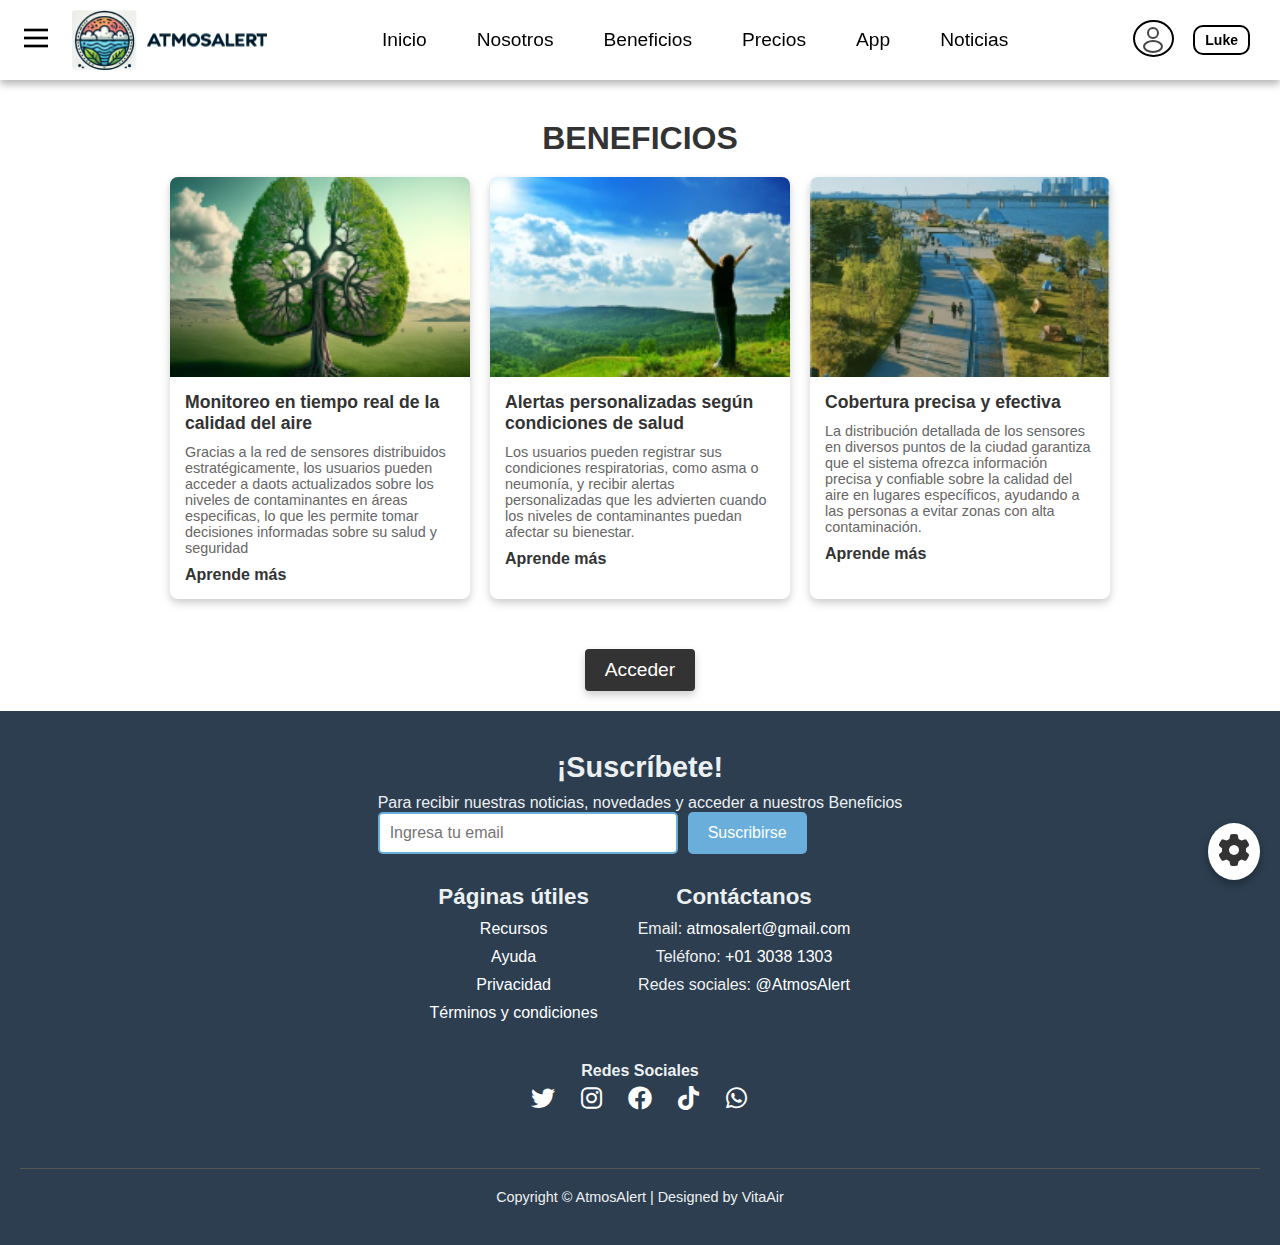
<file: beneficios.html>
<!DOCTYPE html>
<html lang="en">
  <head>
    <meta charset="UTF-8" />
    <meta name="viewport" content="width=device-width, initial-scale=1.0" />
    <link rel="stylesheet" href="styles_Beneficios.css" />
    <link rel="icon" href="AtmosAlert_logo.png" />
    <link
      rel="stylesheet"
      href="https://cdnjs.cloudflare.com/ajax/libs/font-awesome/6.0.0-beta3/css/all.min.css"
    />
    <title>AtmosAlert | Beneficios</title>
  </head>
  <body>
    <!-- HEADER -->
    <nav class="topheader">
      <div class="menu-icon">
        <svg
          width="32"
          height="32"
          viewBox="0 0 24 24"
          fill="none"
          xmlns="http://www.w3.org/2000/svg"
        >
          <line x1="3" y1="6" x2="21" y2="6" stroke="#000" stroke-width="2" />
          <line x1="3" y1="12" x2="21" y2="12" stroke="#000" stroke-width="2" />
          <line x1="3" y1="18" x2="21" y2="18" stroke="#000" stroke-width="2" />
        </svg>
      </div>
      <div class="logo-container">
        <img class="logo" src="AtmosAlert_logo.png" alt="AtmosAlert" />
        <img
          class="logo-name"
          src="AtmosAlert_words.png"
          alt="AtmosAlert_name"
        />
      </div>

      <!-- MENU HORIZONTAL -->
      <div class="menu-container">
        <ul class="menu-horizontal">
          <li><a href="index.html">Inicio</a></li>
          <li><a href="#">Nosotros</a></li>
          <li><a href="#">Beneficios</a></li>
          <li><a href="planes.html">Precios</a></li>
          <li><a href="#">App</a></li>
          <li><a href="#">Noticias</a></li>
        </ul>
      </div>

      <!-- ICONO SVG/USUARIO -->
      <div class="container-usuario">
        <div class="usuario-icon">
          <svg
            width="32"
            height="32"
            viewBox="0 0 32 32"
            fill="none"
            xmlns="http://www.w3.org/2000/svg"
          >
            <circle
              cx="16"
              cy="9"
              r="5"
              stroke="#464646"
              stroke-width="2"
              stroke-linecap="round"
              stroke-linejoin="round"
            />
            <ellipse
              cx="16"
              cy="22.5"
              rx="9"
              ry="5.5"
              stroke="#464646"
              stroke-width="2"
              stroke-linecap="round"
              stroke-linejoin="round"
            />
          </svg>
        </div>
        <div class="elipse-icon">
          <svg
            width="41"
            height="37"
            viewBox="0 0 41 37"
            fill="none"
            xmlns="http://www.w3.org/2000/svg"
          >
            <path
              d="M40 18.5C40 28.0709 31.3686 36 20.5 36C9.6314 36 1 28.0709 1 18.5C1 8.92911 9.6314 1 20.5 1C31.3686 1 40 8.92911 40 18.5Z"
              stroke="black"
              stroke-width="2"
            />
          </svg>
        </div>
      </div>

      <div class="user-name-container">
        <span>Luke</span>
      </div>
    </nav>

    <div class="config-icon">
      <i class="fa-solid fa-gear"></i>
    </div>

    <!-- SECCION BENEFICIOS -->
    <section class="beneficios-section">
      <h1 class="title">BENEFICIOS</h1>
      <div class="cards-container">
        <div class="card">
          <img src="arbol_PulmonV2.png" alt="" class="card-image" />
          <div class="card-content">
            <h2>Monitoreo en tiempo real de la calidad del aire</h2>
            <p>
              Gracias a la red de sensores distribuidos estratégicamente, los
              usuarios pueden acceder a daots actualizados sobre los niveles de
              contaminantes en áreas especificas, lo que les permite tomar
              decisiones informadas sobre su salud y seguridad
            </p>
            <a href="#" class="learn-more">Aprende más</a>
          </div>
        </div>
        <div class="card">
          <img src="persona_aire.png" alt="" class="card-image" />
          <div class="card-content">
            <h2>Alertas personalizadas según condiciones de salud</h2>
            <p>
              Los usuarios pueden registrar sus condiciones respiratorias, como
              asma o neumonía, y recibir alertas personalizadas que les
              advierten cuando los niveles de contaminantes puedan afectar su
              bienestar.
            </p>
            <a href="#" class="learn-more">Aprende más</a>
          </div>
        </div>
        <div class="card">
          <img src="camino_ciudad.png" alt="" class="card-image" />
          <div class="card-content">
            <h2>Cobertura precisa y efectiva</h2>
            <p>
              La distribución detallada de los sensores en diversos puntos de la
              ciudad garantiza que el sistema ofrezca información precisa y
              confiable sobre la calidad del aire en lugares específicos,
              ayudando a las personas a evitar zonas con alta contaminación.
            </p>
            <a href="#" class="learn-more">Aprende más</a>
          </div>
        </div>
      </div>
      <div class="access-button-container">
        <button class="access-button">Acceder</button>
      </div>
    </section>

    <!-- FOOTER SECTION -->
    <footer class="footer">
      <div class="footer-container">
        <div class="footer-suscribirse">
          <h3>¡Suscríbete!</h3>
          <p>
            Para recibir nuestras noticias, novedades y acceder a nuestros
            Beneficios
          </p>
          <form>
            <input type="text" placeholder="Ingresa tu email" />
            <button type="submit">Suscribirse</button>
          </form>
        </div>
        <div class="footer-links">
          <div class="footer-column">
            <h4>Páginas útiles</h4>
            <ul>
              <li><a href="#">Recursos</a></li>
              <li><a href="#">Ayuda</a></li>
              <li><a href="#">Privacidad</a></li>
              <li><a href="#">Términos y condiciones</a></li>
            </ul>
          </div>
          <div class="footer-column">
            <h4>Contáctanos</h4>
            <ul>
              <li>
                Email:
                <a href="mailto:atmosalert@gmail.com">atmosalert@gmail.com</a>
              </li>
              <li>Teléfono: <a href="tel:+0130381303">+01 3038 1303</a></li>
              <li>Redes sociales: <a href="#">@AtmosAlert</a></li>
            </ul>
          </div>
        </div>
        <div class="footer-social">
          <h4>Redes Sociales</h4>
          <div class="social-icons">
            <a href="#"><i class="fa-brands fa-twitter"></i></a>
            <a href="#"><i class="fa-brands fa-instagram"></i></a>
            <a href="#"><i class="fa-brands fa-facebook"></i></a>
            <a href="#"><i class="fa-brands fa-tiktok"></i></a>
            <a href="#"><i class="fa-brands fa-whatsapp"></i></a>
          </div>
        </div>
      </div>
      <div class="footer-bottom">
        <p>Copyright © AtmosAlert | Designed by VitaAir</p>
      </div>
    </footer>
  </body>
</html>
</file>
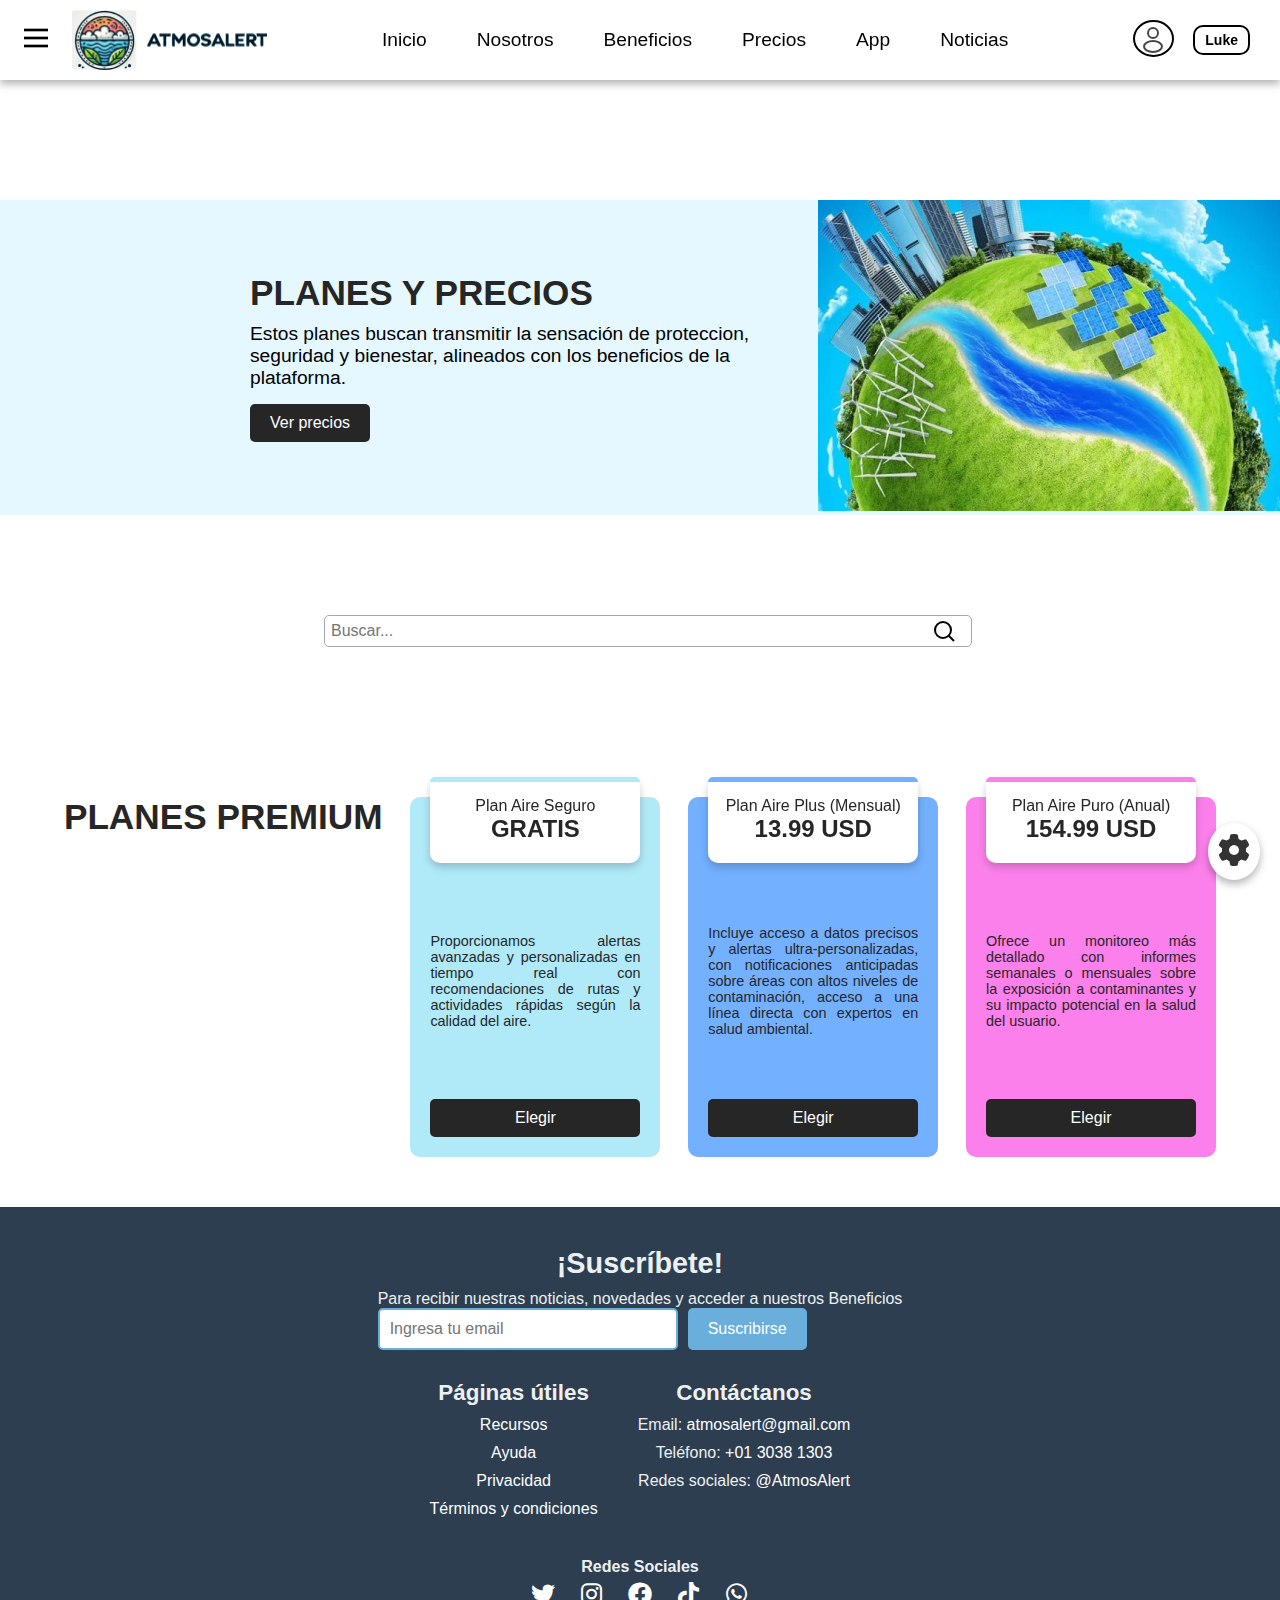
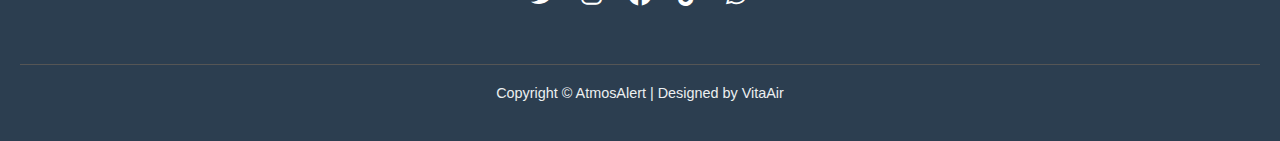
<file: planes.html>
<!DOCTYPE html>
<html lang="en">
  <head>
    <meta charset="UTF-8" />
    <meta name="viewport" content="width=device-width, initial-scale=1.0" />
    <link rel="stylesheet" href="styles_Planes.css" />
    <link rel="icon" href="AtmosAlert_logo.png" />
    <link
      rel="stylesheet"
      href="https://cdnjs.cloudflare.com/ajax/libs/font-awesome/6.0.0-beta3/css/all.min.css"
    />
    <title>AtmosAlert | Planes</title>
  </head>
  <body>
    <!-- HEADER -->
    <nav class="topheader">
      <div class="menu-icon">
        <svg
          width="32"
          height="32"
          viewBox="0 0 24 24"
          fill="none"
          xmlns="http://www.w3.org/2000/svg"
        >
          <line x1="3" y1="6" x2="21" y2="6" stroke="#000" stroke-width="2" />
          <line x1="3" y1="12" x2="21" y2="12" stroke="#000" stroke-width="2" />
          <line x1="3" y1="18" x2="21" y2="18" stroke="#000" stroke-width="2" />
        </svg>
      </div>
      <div class="logo-container">
        <img class="logo" src="AtmosAlert_logo.png" alt="AtmosAlert" />
        <img
          class="logo-name"
          src="AtmosAlert_words.png"
          alt="AtmosAlert_name"
        />
      </div>

      <!-- MENU HORIZONTAL -->
      <div class="menu-container">
        <ul class="menu-horizontal">
          <li><a href="index.html">Inicio</a></li>
          <li><a href="#">Nosotros</a></li>
          <li><a href="beneficios.html">Beneficios</a></li>
          <li><a href="#">Precios</a></li>
          <li><a href="#">App</a></li>
          <li><a href="#">Noticias</a></li>
        </ul>
      </div>

      <!-- ICONO SVG/USUARIO -->
      <div class="container-usuario">
        <div class="usuario-icon">
          <svg
            width="32"
            height="32"
            viewBox="0 0 32 32"
            fill="none"
            xmlns="http://www.w3.org/2000/svg"
          >
            <circle
              cx="16"
              cy="9"
              r="5"
              stroke="#464646"
              stroke-width="2"
              stroke-linecap="round"
              stroke-linejoin="round"
            />
            <ellipse
              cx="16"
              cy="22.5"
              rx="9"
              ry="5.5"
              stroke="#464646"
              stroke-width="2"
              stroke-linecap="round"
              stroke-linejoin="round"
            />
          </svg>
        </div>
        <div class="elipse-icon">
          <svg
            width="41"
            height="37"
            viewBox="0 0 41 37"
            fill="none"
            xmlns="http://www.w3.org/2000/svg"
          >
            <path
              d="M40 18.5C40 28.0709 31.3686 36 20.5 36C9.6314 36 1 28.0709 1 18.5C1 8.92911 9.6314 1 20.5 1C31.3686 1 40 8.92911 40 18.5Z"
              stroke="black"
              stroke-width="2"
            />
          </svg>
        </div>
      </div>

      <div class="user-name-container">
        <span>Luke</span>
      </div>
    </nav>

    <div class="config-icon">
      <i class="fa-solid fa-gear"></i>
    </div>

    <!--CONTENIDO DE PLANES Y PRECIOS-->
    <section class="presentacion-planes">
      <div class="texto-contenido-planes">
        <h2>PLANES Y PRECIOS</h2>
        <p>
          Estos planes buscan transmitir la sensación de proteccion, seguridad y
          bienestar, alineados con los beneficios de la plataforma.
        </p>
        <button class="boton-primario-planes">Ver precios</button>
      </div>
      <div class="image-content-planes">
        <img src="tierra1.png" alt="tierra_cuidado" />
      </div>
    </section>

    <!--Barra de busqueda-->
    <div class="search-bar">
      <input type="text" placeholder="Buscar..." />
      <button class="search-btn">
        <svg
          width="24"
          height="24"
          viewBox="0 0 24 24"
          fill="none"
          xmlns="http://www.w3.org/2000/svg"
        >
          <circle cx="11" cy="11" r="8" stroke="#000" stroke-width="2" />
          <line
            x1="16.5"
            y1="16.5"
            x2="22"
            y2="22"
            stroke="#000"
            stroke-width="2"
          />
        </svg>
      </button>
    </div>
    <!-- CONTENIDO PLANES PREMIUM PRECIO-->
    <div class="presentacion-precio">
      <div class="texto-contenido-precio">
        <h2>PLANES PREMIUM</h2>
      </div>

      <div class="plan" id="plan-gratis">
        <div class="plan-header">
          <p>Plan Aire Seguro</p>
          <h3>GRATIS</h3>
        </div>

        <div class="plan-body">
          <p>
            Proporcionamos alertas avanzadas y personalizadas en tiempo real con
            recomendaciones de rutas y actividades rápidas según la calidad del
            aire.
          </p>
        </div>
        <button class="boton-elegir">Elegir</button>
      </div>

      <div class="plan" id="plan-mensual">
        <div class="plan-header">
          <p>Plan Aire Plus (Mensual)</p>
          <h3>13.99 USD</h3>
        </div>

        <div class="plan-body">
          <p>
            Incluye acceso a datos precisos y alertas ultra-personalizadas, con
            notificaciones anticipadas sobre áreas con altos niveles de
            contaminación, acceso a una línea directa con expertos en salud
            ambiental.
          </p>
        </div>
        <button class="boton-elegir">Elegir</button>
      </div>

      <div class="plan" id="plan-anual">
        <div class="plan-header">
          <p>Plan Aire Puro (Anual)</p>
          <h3>154.99 USD</h3>
        </div>

        <div class="plan-body">
          <p>
            Ofrece un monitoreo más detallado con informes semanales o mensuales
            sobre la exposición a contaminantes y su impacto potencial en la
            salud del usuario.
          </p>
        </div>
        <button class="boton-elegir">Elegir</button>
      </div>
    </div>
    <!-- FOOTER SECTION -->
    <footer class="footer">
      <div class="footer-container">
        <div class="footer-suscribirse">
          <h3>¡Suscríbete!</h3>
          <p>
            Para recibir nuestras noticias, novedades y acceder a nuestros
            Beneficios
          </p>
          <form>
            <input type="text" placeholder="Ingresa tu email" />
            <button type="submit">Suscribirse</button>
          </form>
        </div>
        <div class="footer-links">
          <div class="footer-column">
            <h4>Páginas útiles</h4>
            <ul>
              <li><a href="#">Recursos</a></li>
              <li><a href="#">Ayuda</a></li>
              <li><a href="#">Privacidad</a></li>
              <li><a href="#">Términos y condiciones</a></li>
            </ul>
          </div>
          <div class="footer-column">
            <h4>Contáctanos</h4>
            <ul>
              <li>
                Email:
                <a href="mailto:atmosalert@gmail.com">atmosalert@gmail.com</a>
              </li>
              <li>Teléfono: <a href="tel:+0130381303">+01 3038 1303</a></li>
              <li>Redes sociales: <a href="#">@AtmosAlert</a></li>
            </ul>
          </div>
        </div>
        <div class="footer-social">
          <h4>Redes Sociales</h4>
          <div class="social-icons">
            <a href="#"><i class="fa-brands fa-twitter"></i></a>
            <a href="#"><i class="fa-brands fa-instagram"></i></a>
            <a href="#"><i class="fa-brands fa-facebook"></i></a>
            <a href="#"><i class="fa-brands fa-tiktok"></i></a>
            <a href="#"><i class="fa-brands fa-whatsapp"></i></a>
          </div>
        </div>
      </div>
      <div class="footer-bottom">
        <p>Copyright © AtmosAlert | Designed by VitaAir</p>
      </div>
    </footer>
  </body>
</html>
</file>
<file: styles_Beneficios.css>
* {
  box-sizing: border-box;
  margin: 0;
  padding: 0;
}

body {
  font-family: Arial, sans-serif;
}

/* MENU ICONO */
.menu-icon {
  margin-right: 20px;
  cursor: pointer;
}

/* LOGOS */
.logo-container {
  cursor: pointer;
  display: flex;
  width: auto;
  /* align-items: center; */
}

.logo {
  width: 65px;
  height: auto;
  margin-right: 10px;
}

.logo-name {
  width: 120px;
  height: 30px;
  align-self: center;
  margin: 0 auto;
}

/* HEADER */
.topheader {
  position: fixed;
  width: 100%;
  top: 0;
  display: flex;
  justify-content: space-between;
  align-items: center;
  background-color: #ffffff;
  padding: 0 20px;
  height: 80px;
  box-shadow: 0 4px 8px rgba(0, 0, 0, 0.3);
  /* z-index: 1; */
}

.menu-container {
  flex: 1;
  display: flex;
  justify-content: center;
}

/* MENU HORIZONTAL */
.menu-horizontal {
  /* position: relative; */
  display: flex;
  /* justify-content: center; */
  /* width: 200%; */
  /* max-width: 1200px; */
  list-style: none;
  padding: 10px;
  margin: 0;
  gap: 20px;
}

.menu-horizontal li {
  display: flex;
  /* justify-content: flex-start; */
  padding: 0;
  margin: 15px;
}

.menu-horizontal li a {
  text-decoration: none;
  color: black;
  font-size: 1.2rem;
}

/* ICONO USUARIO */
.container-usuario {
  display: flex;
  align-items: center;
  /* position: relative; */
  width: 40px;
  height: 40px;
  justify-content: center;
  margin: 10px;
}

.usuario-icon {
  /* position: relative; */
  display: flex;
  cursor: pointer;
  /* justify-content: center; */
  z-index: 1;
  margin: 0;
}

.elipse-icon {
  position: absolute;
  z-index: 0;
}

/* Contenedor Nombre Usuario */
.user-name-container {
  display: flex;
  justify-content: center;
  align-items: center;
  padding: 5px 10px;
  border: 2px solid black;
  border-radius: 10px;
  font-size: 14px;
  font-weight: bold;
  margin: 10px;
}

/* ICONO CONFIG */
.config-icon {
  position: fixed;
  bottom: 20px;
  right: 20px;
  font-size: 2rem;
  color: #333;
  background-color: #fff;
  padding: 10px;
  border-radius: 50%;
  box-shadow: 0 4px 8px rgba(0, 0, 0, 0.3);
  cursor: pointer;
  z-index: 100%;
}

.config-icon:hover {
  background-color: #f0f0f0;
  color: #000;
}

/* Beneficios SECTION */
.beneficios-section {
  padding-top: 100px;
}

.title {
  font-size: 2em;
  margin: 20px 0;
  color: #333;
  text-align: center;
}

.cards-container {
  display: flex;
  justify-content: center;
  gap: 20px;
  max-width: 1200px;
  margin: 0 auto 30px;
  padding: 0 20px;
  flex-wrap: wrap;
}

.card {
  background-color: #fff;
  width: 300px;
  border-radius: 8px;
  overflow: hidden;
  box-shadow: 0 4px 8px rgba(0, 0, 0, 0.2);
  display: flex;
  flex-direction: column;
  transition: transform 0.3s ease;
}

.card:hover {
  transform: translateY(-5px);
}

.card-image {
  width: 100%;
  height: 200px;
  object-fit: cover;
}

.card-content {
  padding: 15px;
  display: flex;
  flex-direction: column;
  gap: 10px;
}

.card h2 {
  font-size: 1.1em;
  font-weight: bold;
  color: #333;
}

.card p {
  font-size: 0.9em;
  color: #666;
}

.card a {
  padding: 0;
  margin: 0;
}

.learn-more {
  text-decoration: none;
  font-weight: bold;
  color: #333;
  align-self: flex-start;
  margin-top: auto;
  transition: color 0.3s ease;
}

.learn-more:hover {
  color: #555;
}

.access-button-container {
  display: flex;
  justify-content: center;
  padding: 20px 0;
}

.access-button {
  background-color: #333;
  color: #fff;
  font-size: 1.2em;
  padding: 10px 20px;
  border: none;
  border-radius: 4px;
  cursor: pointer;
  box-shadow: 0 4px 8px rgba(0, 0, 0, 0.2);
  transition: background-color 0.3s ease;
  /* text-align: center; */
  margin: 0;
}

.access-button:hover {
  background-color: #555;
}
/* ---------- */
/* ---------- */
/* FOOTER */
.footer {
  background-color: #2c3e50;
  color: #ecf0f1;
  padding: 40px 20px;
  text-align: center;
}

.footer-container {
  display: flex;
  flex-direction: column;
  align-items: center;
}

.footer-suscribirse {
  margin-bottom: 30px;
}

.footer-suscribirse h3 {
  font-size: 1.8rem;
  margin-bottom: 10px;
}

.footer-suscribirse form {
  display: flex;
  gap: 10px;
}

.footer-suscribirse input {
  padding: 10px;
  font-size: 1rem;
  border-radius: 5px;
  border: 2px solid #6aaedb;
  width: 300px;
  transition: border-color 0.3s;
}

.footer-suscribirse input:focus {
  border-color: #3498db;
  outline: none;
}

.footer-suscribirse button {
  padding: 10px 20px;
  background-color: #6aaedb;
  color: #fff;
  border: none;
  border-radius: 5px;
  cursor: pointer;
  font-size: 1rem;
  transition: background-color 0.3s;
}

.footer-suscribirse button:hover {
  background-color: #4485b1;
}

.footer-links {
  display: flex;
  justify-content: center;
  gap: 40px;
  margin-bottom: 30px;
}

.footer-column h4 {
  font-size: 1.4rem;
  margin-bottom: 10px;
}

.footer-column ul {
  list-style: none;
  padding: 0;
}

.footer-column ul li {
  margin-bottom: 10px;
}

.footer-column ul li a {
  color: #fff;
  text-decoration: none;
  transition: color 0.3s;
}

.footer-column ul li a:hover {
  color: #4485b1;
}

.footer-social {
  margin-bottom: 30px;
}

.social-icons {
  padding: 5px 0;
}

.social-icons a {
  margin: 0 10px;
  color: #ffffff;
  font-size: 1.5rem;
  text-decoration: none;
  transition: color 0.3s;
  /* z-index: 1100; */
}

.social-icons a:hover {
  color: #3498db;
}

.social-icons i {
  width: 24px;
  height: 24px;
}

.footer-bottom {
  border-top: 1px solid #555;
  padding-top: 20px;
  margin-top: 20px;
}

.footer-bottom p {
  margin: 0;
  font-size: 0.9rem;
}
</file>
<file: styles_Planes.css>
* {
  box-sizing: border-box;
  margin: 0;
  padding: 0;
}

body {
  font-family: Arial, sans-serif;
}

/* MENU ICONO */
.menu-icon {
  margin-right: 20px;
  cursor: pointer;
}

/* LOGOS */
.logo-container {
  cursor: pointer;
  display: flex;
  width: auto;
  /* align-items: center; */
}

.logo {
  width: 65px;
  height: auto;
  margin-right: 10px;
}

.logo-name {
  width: 120px;
  height: 30px;
  align-self: center;
  margin: 0 auto;
}

/* HEADER */
.topheader {
  position: fixed;
  width: 100%;
  top: 0;
  display: flex;
  justify-content: space-between;
  align-items: center;
  background-color: #ffffff;
  padding: 0 20px;
  height: 80px;
  box-shadow: 0 4px 8px rgba(0, 0, 0, 0.3);
  /* z-index: 1; */
}

.menu-container {
  flex: 1;
  display: flex;
  justify-content: center;
}

/* MENU HORIZONTAL */
.menu-horizontal {
  /* position: relative; */
  display: flex;
  /* justify-content: center; */
  /* width: 200%; */
  /* max-width: 1200px; */
  list-style: none;
  padding: 10px;
  margin: 0;
  gap: 20px;
}

.menu-horizontal li {
  display: flex;
  /* justify-content: flex-start; */
  padding: 0;
  margin: 15px;
}

.menu-horizontal li a {
  text-decoration: none;
  color: black;
  font-size: 1.2rem;
}

/* ICONO USUARIO */
.container-usuario {
  display: flex;
  align-items: center;
  /* position: relative; */
  width: 40px;
  height: 40px;
  justify-content: center;
  margin: 10px;
}

.usuario-icon {
  /* position: relative; */
  display: flex;
  cursor: pointer;
  /* justify-content: center; */
  z-index: 1;
  margin: 0;
}

.elipse-icon {
  position: absolute;
  z-index: 0;
}

/* Contenedor Nombre Usuario */
.user-name-container {
  display: flex;
  justify-content: center;
  align-items: center;
  padding: 5px 10px;
  border: 2px solid black;
  border-radius: 10px;
  font-size: 14px;
  font-weight: bold;
  margin: 10px;
}

/* ICONO CONFIG */
.config-icon {
  position: fixed;
  bottom: 20px;
  right: 20px;
  font-size: 2rem;
  color: #333;
  background-color: #fff;
  padding: 10px;
  border-radius: 50%;
  box-shadow: 0 4px 8px rgba(0, 0, 0, 0.3);
  cursor: pointer;
  z-index: 100%;
}

.config-icon:hover {
  background-color: #f0f0f0;
  color: #000;
}

/* CONTENIDO DE PLANES Y PRECIOS */
.presentacion-planes {
  margin-top: 200px;
  /* padding: 20px; */
  display: flex;
  justify-content: space-around;
  align-items: center;
  background-color: #e5f8ff;
}

.texto-contenido-planes {
  margin-left: 250px;
  text-align: left;
  width: 600px;
  margin-right: 20px;
}

.texto-contenido-planes h2 {
  font-size: 2.2rem;
  color: #262626;
  margin-bottom: 10px; /*Espacio entre el h2(titulo) y el p(parafo) de abajo*/
}

.texto-contenido-planes p {
  font-size: 1.2rem;
  margin-bottom: 15px;
}

.boton-primario-planes {
  padding: 10px 20px;
  background-color: #262626;
  color: #fff;
  border: none;
  cursor: pointer;
  font-size: 1rem;
  border-radius: 5px;
}

.image-content-planes {
  object-fit: cover;
  width: auto;
  height: auto;
}

.image-content-planes img {
  width: auto;
  border: none;
  margin-left: 10px;
}

/*BARRA DE BUSQUEDA */
.search-bar {
  display: flex;
  justify-content: center;
  align-items: center;
  margin: 100px 100px;
}

.search-bar input {
  width: 60%;
  padding: 6px;
  border: 1px solid #a7a7a7;
  border-radius: 5px;
  font-size: 1rem;
}

.search-btn {
  background: none;
  border: none;
  margin-left: -40px;
  margin-top: 2px;
  cursor: pointer;
}

/* SUBHEADER PLANES PREMIUM */
.presentacion-precio {
  display: flex;
  justify-content: space-around;
  align-items: stretch;
  padding: 50px;
  /* margin: 20px; */
  /* margin-top: 140px; */
  background-color: #fff;
}

.texto-contenido-precio {
  text-align: center;
  margin-bottom: 20px;
}

.texto-contenido-precio h2 {
  font-size: 2.2rem;
  color: #262626;
}

/* PLAN GRATIS */
.plan {
  display: flex;
  flex-direction: column;
  justify-content: space-between;
  width: 250px;
  background-color: #f0f0f0;
  border-radius: 10px;
  text-align: center;
  padding: 20px;
  min-height: 360px;
}

#plan-gratis {
  background-color: rgb(176, 234, 248);
}

#plan-mensual {
  background-color: rgb(115, 176, 255);
}

#plan-anual {
  background-color: rgb(252, 128, 235);
}

#plan-gratis .plan-header::before {
  content: "";
  display: block;
  width: 100%;
  height: 5px;
  background-color: rgb(176, 234, 248);
  position: absolute;
  top: 0;
  left: 0;
  border-top-left-radius: 10px;
  border-top-right-radius: 10px;
}

#plan-mensual .plan-header::before {
  content: "";
  display: block;
  width: 100%;
  height: 5px;
  background-color: rgb(115, 176, 255);
  position: absolute;
  top: 0;
  left: 0;
  border-top-left-radius: 10px;
  border-top-right-radius: 10px;
}

#plan-anual .plan-header::before {
  content: "";
  display: block;
  width: 100%;
  height: 5px;
  background-color: rgb(252, 128, 235);
  position: absolute;
  top: 0;
  left: 0;
  border-top-left-radius: 10px;
  border-top-right-radius: 10px;
}

.plan-header {
  position: relative;
  background-color: #fff;
  border-radius: 10px;
  padding: 20px 10px;
  margin-top: -40px;
  box-shadow: 0px 4px 8px rgba(0, 0, 0, 0.2);
}

.plan-header p {
  font-size: 1rem;
  color: #262626;
}

.plan-header h3 {
  font-size: 1.5rem;
  color: #262626;
}

.plan-body {
  margin-top: 20px;
}

.plan-body p {
  font-size: 0.9rem;
  color: #262626;
  margin-bottom: 20px;
  text-align: justify;
}

.boton-elegir {
  padding: 10px 30px;
  background-color: #262626;
  color: #fff;
  border: none;
  cursor: pointer;
  font-size: 1rem;
  border-radius: 5px;
  transition: background-color 0.3s ease;
}

.boton-elegir:hover {
  background-color: #000;
}

/* FOOTER */
.footer {
  background-color: #2c3e50;
  color: #ecf0f1;
  padding: 40px 20px;
  text-align: center;
}

.footer-container {
  display: flex;
  flex-direction: column;
  align-items: center;
}

.footer-suscribirse {
  margin-bottom: 30px;
}

.footer-suscribirse h3 {
  font-size: 1.8rem;
  margin-bottom: 10px;
}

.footer-suscribirse form {
  display: flex;
  gap: 10px;
}

.footer-suscribirse input {
  padding: 10px;
  font-size: 1rem;
  border-radius: 5px;
  border: 2px solid #6aaedb;
  width: 300px;
  transition: border-color 0.3s;
}

.footer-suscribirse input:focus {
  border-color: #3498db;
  outline: none;
}

.footer-suscribirse button {
  padding: 10px 20px;
  background-color: #6aaedb;
  color: #fff;
  border: none;
  border-radius: 5px;
  cursor: pointer;
  font-size: 1rem;
  transition: background-color 0.3s;
}

.footer-suscribirse button:hover {
  background-color: #4485b1;
}

.footer-links {
  display: flex;
  justify-content: center;
  gap: 40px;
  margin-bottom: 30px;
}

.footer-column h4 {
  font-size: 1.4rem;
  margin-bottom: 10px;
}

.footer-column ul {
  list-style: none;
  padding: 0;
}

.footer-column ul li {
  margin-bottom: 10px;
}

.footer-column ul li a {
  color: #fff;
  text-decoration: none;
  transition: color 0.3s;
}

.footer-column ul li a:hover {
  color: #4485b1;
}

.footer-social {
  margin-bottom: 30px;
}

.social-icons {
  padding: 5px 0;
}

.social-icons a {
  margin: 0 10px;
  color: #ffffff;
  font-size: 1.5rem;
  text-decoration: none;
  transition: color 0.3s;
  /* z-index: 1100; */
}

.social-icons a:hover {
  color: #3498db;
}

.social-icons i {
  width: 24px;
  height: 24px;
}

.footer-bottom {
  border-top: 1px solid #555;
  padding-top: 20px;
  margin-top: 20px;
}

.footer-bottom p {
  margin: 0;
  font-size: 0.9rem;
}
</file>
